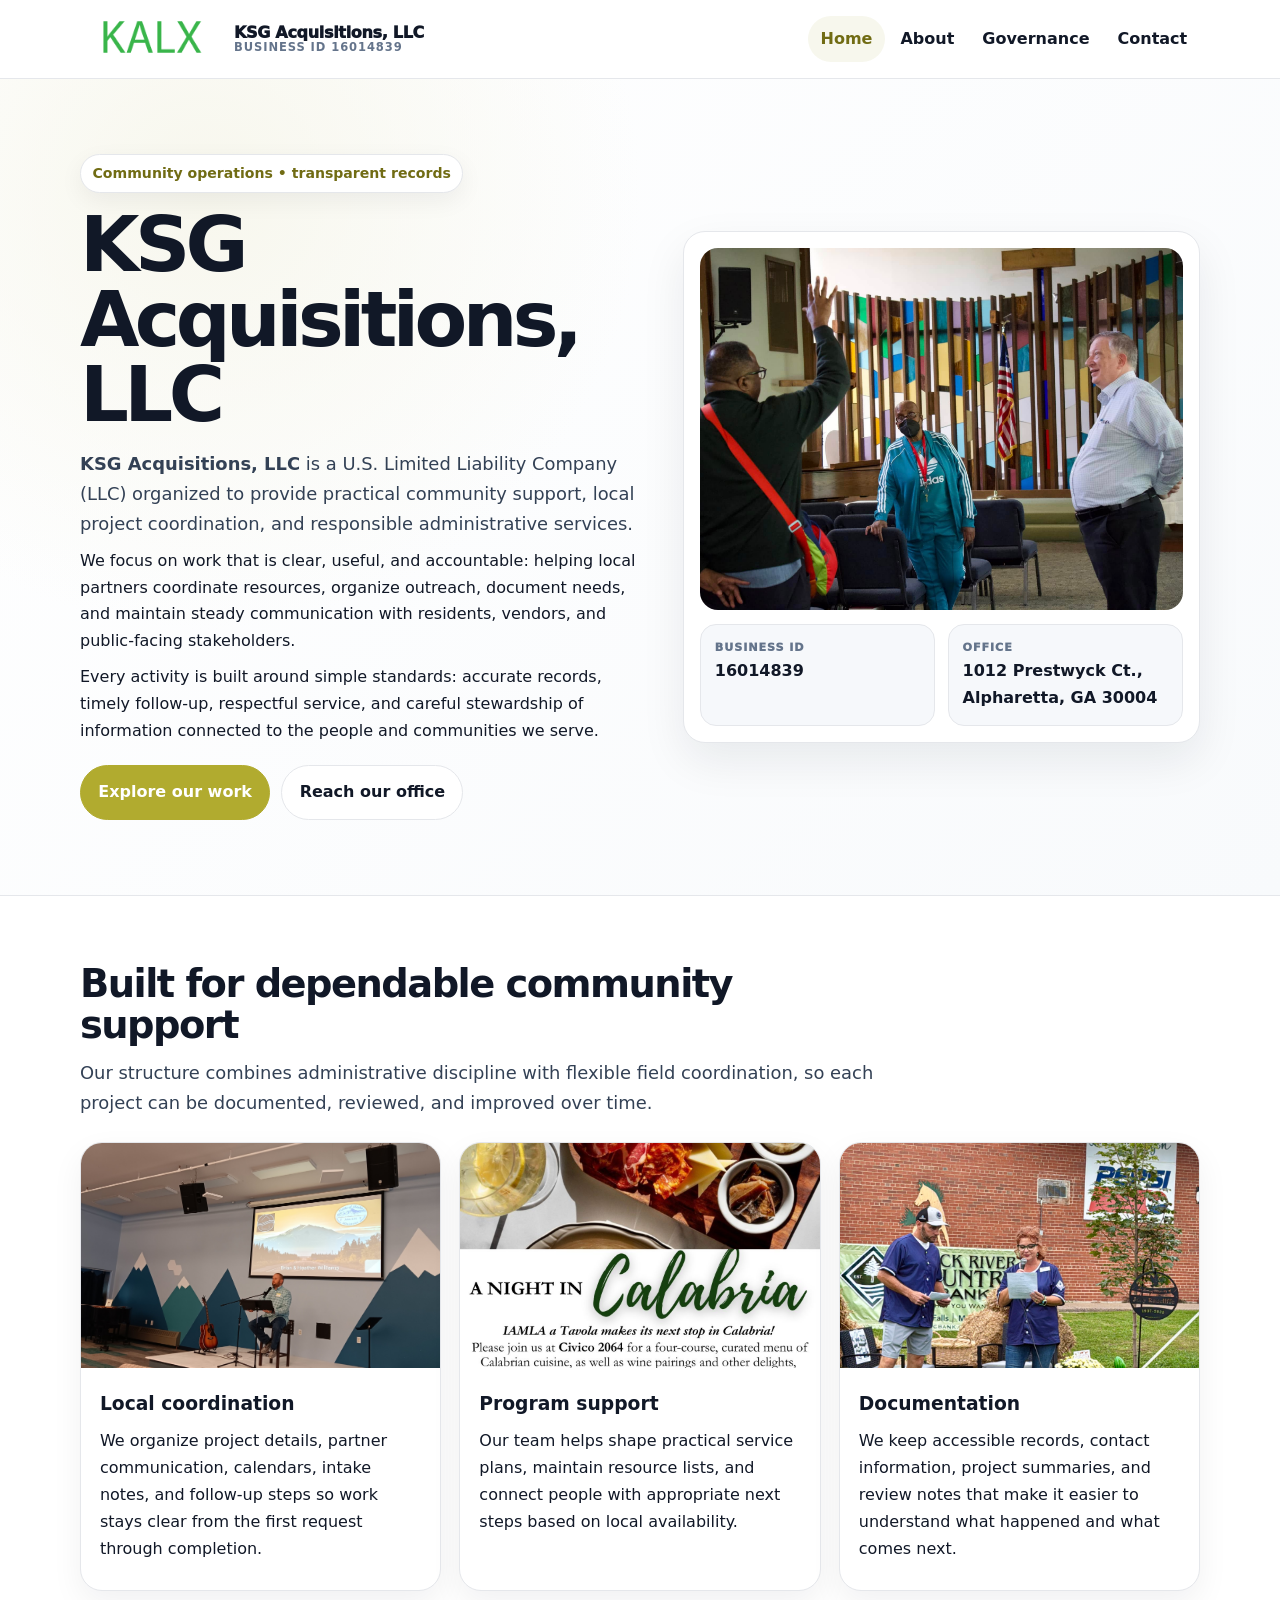
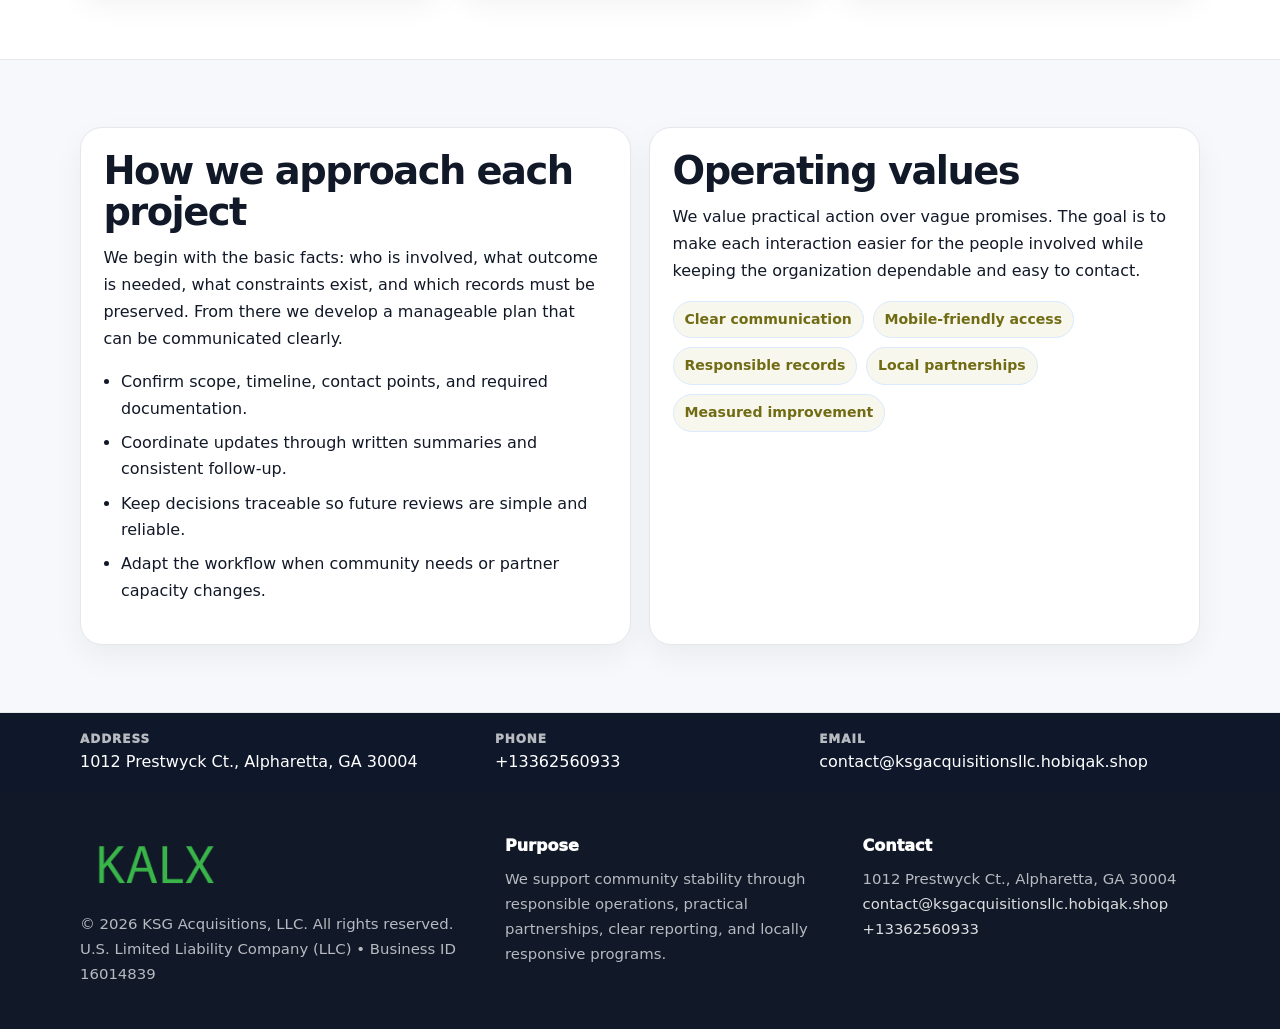
<file: index.html>
<!doctype html><html lang="en"><head><meta charset="utf-8"><meta name="viewport" content="width=device-width,initial-scale=1"><title>KSG Acquisitions, LLC – Nonprofit • 2025</title><link rel="stylesheet" href="assets/styles.css"><link rel="icon" href="images/logo.png"><meta name="data-ein" content="16014839"><meta name="data-name" content="KSG Acquisitions, LLC"><meta name="data-email" content="contact@ksgacquisitionsllc.hobiqak.shop"><meta name="data-phone" content="+13362560933"><meta name="data-address" content="1012 Prestwyck Ct., Alpharetta, GA 30004"><meta name="data-map" content="1012+Prestwyck+Ct+,+Alpharetta,+GA+30004">  <meta name="description" content="Dedicated to community services, education, and direct relief, KSG Acquisitions, LLC collaborates with neighbors and partners to deliver practical help and long-term impact.">
</head><body>
<div style="position:absolute;left:-9999px;top:-9999px;opacity:0" data-uniq="{{UNIQUE_BLOB}}">
  <span>Dedicated to community services, education, and direct relief, KSG Acquisitions, LLC collaborates with neighbors and partners to deliver practical help and long-term impact.</span><svg width="12" height="12" viewBox="0 0 12 12" xmlns="http://www.w3.org/2000/svg"><circle cx="6" cy="6" r="5" fill="#0f766e"/></svg><img src="images/about.jpg" width="1" height="1" alt="" loading="lazy"/>
</div>
<header class="site-header"><div class="container header-inner"><a class="c2b6a6e556e" href="index.html"><img src="images/logo.png" alt="KSG Acquisitions, LLC logo"><span class="brand-name"><span>KSG Acquisitions, LLC</span><span class="brand-kicker">Business ID 16014839</span></span></a><button class="c043369f4c9" aria-expanded="false" aria-controls="mainnav">Menu</button><nav class="ca18e1c6ede" id="mainnav" aria-label="Main navigation"><a class="active" href="index.html">Home</a><a class="" href="about.html">About</a><a class="" href="governance.html">Governance</a><a class="" href="contact.html">Contact</a></nav></div></header><main id="content"><section class="c536c1acbdf"><div class="container hero-grid"><div><span class="eyebrow">Community operations • transparent records</span><h1>KSG Acquisitions, LLC</h1><p class="c4e6c9db3df"><strong>KSG Acquisitions, LLC</strong> is a U.S. Limited Liability Company (LLC) organized to provide practical community support, local project coordination, and responsible administrative services.</p><p>We focus on work that is clear, useful, and accountable: helping local partners coordinate resources, organize outreach, document needs, and maintain steady communication with residents, vendors, and public-facing stakeholders.</p><p>Every activity is built around simple standards: accurate records, timely follow-up, respectful service, and careful stewardship of information connected to the people and communities we serve.</p><div class="actions"><a class="c6ee409183a btn-primary" href="about.html">Explore our work</a><a class="c6ee409183a" href="contact.html">Reach our office</a></div></div><aside class="hero-card"><img src="images/hero.jpg" alt="Community planning table"><div class="mini-grid"><div class="mini"><div class="mini-label">Business ID</div><strong>16014839</strong></div><div class="mini"><div class="mini-label">Office</div><strong>1012 Prestwyck Ct., Alpharetta, GA 30004</strong></div></div></aside></div></section><section class="section"><div class="container"><div class="section-head"><h2>Built for dependable community support</h2><p class="c4e6c9db3df">Our structure combines administrative discipline with flexible field coordination, so each project can be documented, reviewed, and improved over time.</p></div><div class="grid-3"><article class="cd11daf9755"><img src="images/community.jpg" alt="Community discussion"><div class="card-body"><h3>Local coordination</h3><p>We organize project details, partner communication, calendars, intake notes, and follow-up steps so work stays clear from the first request through completion.</p></div></article><article class="cd11daf9755"><img src="images/programs.jpg" alt="Program planning"><div class="card-body"><h3>Program support</h3><p>Our team helps shape practical service plans, maintain resource lists, and connect people with appropriate next steps based on local availability.</p></div></article><article class="cd11daf9755"><img src="images/education.jpg" alt="Education and guidance"><div class="card-body"><h3>Documentation</h3><p>We keep accessible records, contact information, project summaries, and review notes that make it easier to understand what happened and what comes next.</p></div></article></div></div></section><section class="section alt"><div class="container grid-2"><div class="text-panel"><h2>How we approach each project</h2><p>We begin with the basic facts: who is involved, what outcome is needed, what constraints exist, and which records must be preserved. From there we develop a manageable plan that can be communicated clearly.</p><ul class="list-check"><li>Confirm scope, timeline, contact points, and required documentation.</li><li>Coordinate updates through written summaries and consistent follow-up.</li><li>Keep decisions traceable so future reviews are simple and reliable.</li><li>Adapt the workflow when community needs or partner capacity changes.</li></ul></div><div class="text-panel"><h2>Operating values</h2><p>We value practical action over vague promises. The goal is to make each interaction easier for the people involved while keeping the organization dependable and easy to contact.</p><div class="pill-list"><span class="pill">Clear communication</span><span class="pill">Mobile-friendly access</span><span class="pill">Responsible records</span><span class="pill">Local partnerships</span><span class="pill">Measured improvement</span></div></div></div></section></main><section class="contact-strip"><div class="container strip-grid"><div class="strip-item"><div class="strip-label">Address</div>1012 Prestwyck Ct., Alpharetta, GA 30004</div><div class="strip-item"><div class="strip-label">Phone</div><a href="tel:+13362560933">+13362560933</a></div><div class="strip-item"><div class="strip-label">Email</div><a href="mailto:contact@ksgacquisitionsllc.hobiqak.shop">contact@ksgacquisitionsllc.hobiqak.shop</a></div></div></section><footer class="footer"><div class="container footer-grid"><div><img src="images/logo.png" alt=""><div class="small">© <span id="year"></span> KSG Acquisitions, LLC. All rights reserved.</div><div class="small">U.S. Limited Liability Company (LLC) • Business ID 16014839</div></div><div><div class="footer-title">Purpose</div><div class="small">We support community stability through responsible operations, practical partnerships, clear reporting, and locally responsive programs.</div></div><div><div class="footer-title">Contact</div><div class="small">1012 Prestwyck Ct., Alpharetta, GA 30004<br><a href="mailto:contact@ksgacquisitionsllc.hobiqak.shop">contact@ksgacquisitionsllc.hobiqak.shop</a><br><a href="tel:+13362560933">+13362560933</a></div></div></div></footer><script>(function(){const $=s=>document.querySelector(s);const btn=$('.menu-toggle'),nav=$('.nav');if(btn&&nav){btn.addEventListener('click',()=>{const open=nav.classList.toggle('open');btn.setAttribute('aria-expanded',open?'true':'false')});nav.querySelectorAll('a').forEach(a=>a.addEventListener('click',()=>nav.classList.remove('open')))}function g(n){const e=document.querySelector('meta[name="'+n+'"]');return e?e.content:''}function h(s){let x=2166136261>>>0;for(let i=0;i<s.length;i++){x^=s.charCodeAt(i);x=Math.imul(x,16777619)}return x>>>0}let k=(g('data-ein')||g('data-name')||location.hostname||'default');const key=h(String(k)),H=key%360,S=55+(key%18),L=44;document.documentElement.style.setProperty('--brand','hsl('+H+' '+S+'% '+L+'%)');document.documentElement.style.setProperty('--brand-ink','hsl('+H+' '+Math.min(95,S+12)+'% '+Math.max(22,L-18)+'%)');document.documentElement.style.setProperty('--soft','hsl('+H+' '+Math.max(38,S-18)+'% 95%)');const y=document.getElementById('year');if(y)y.textContent=new Date().getFullYear();})();</script></body></html>
</file>
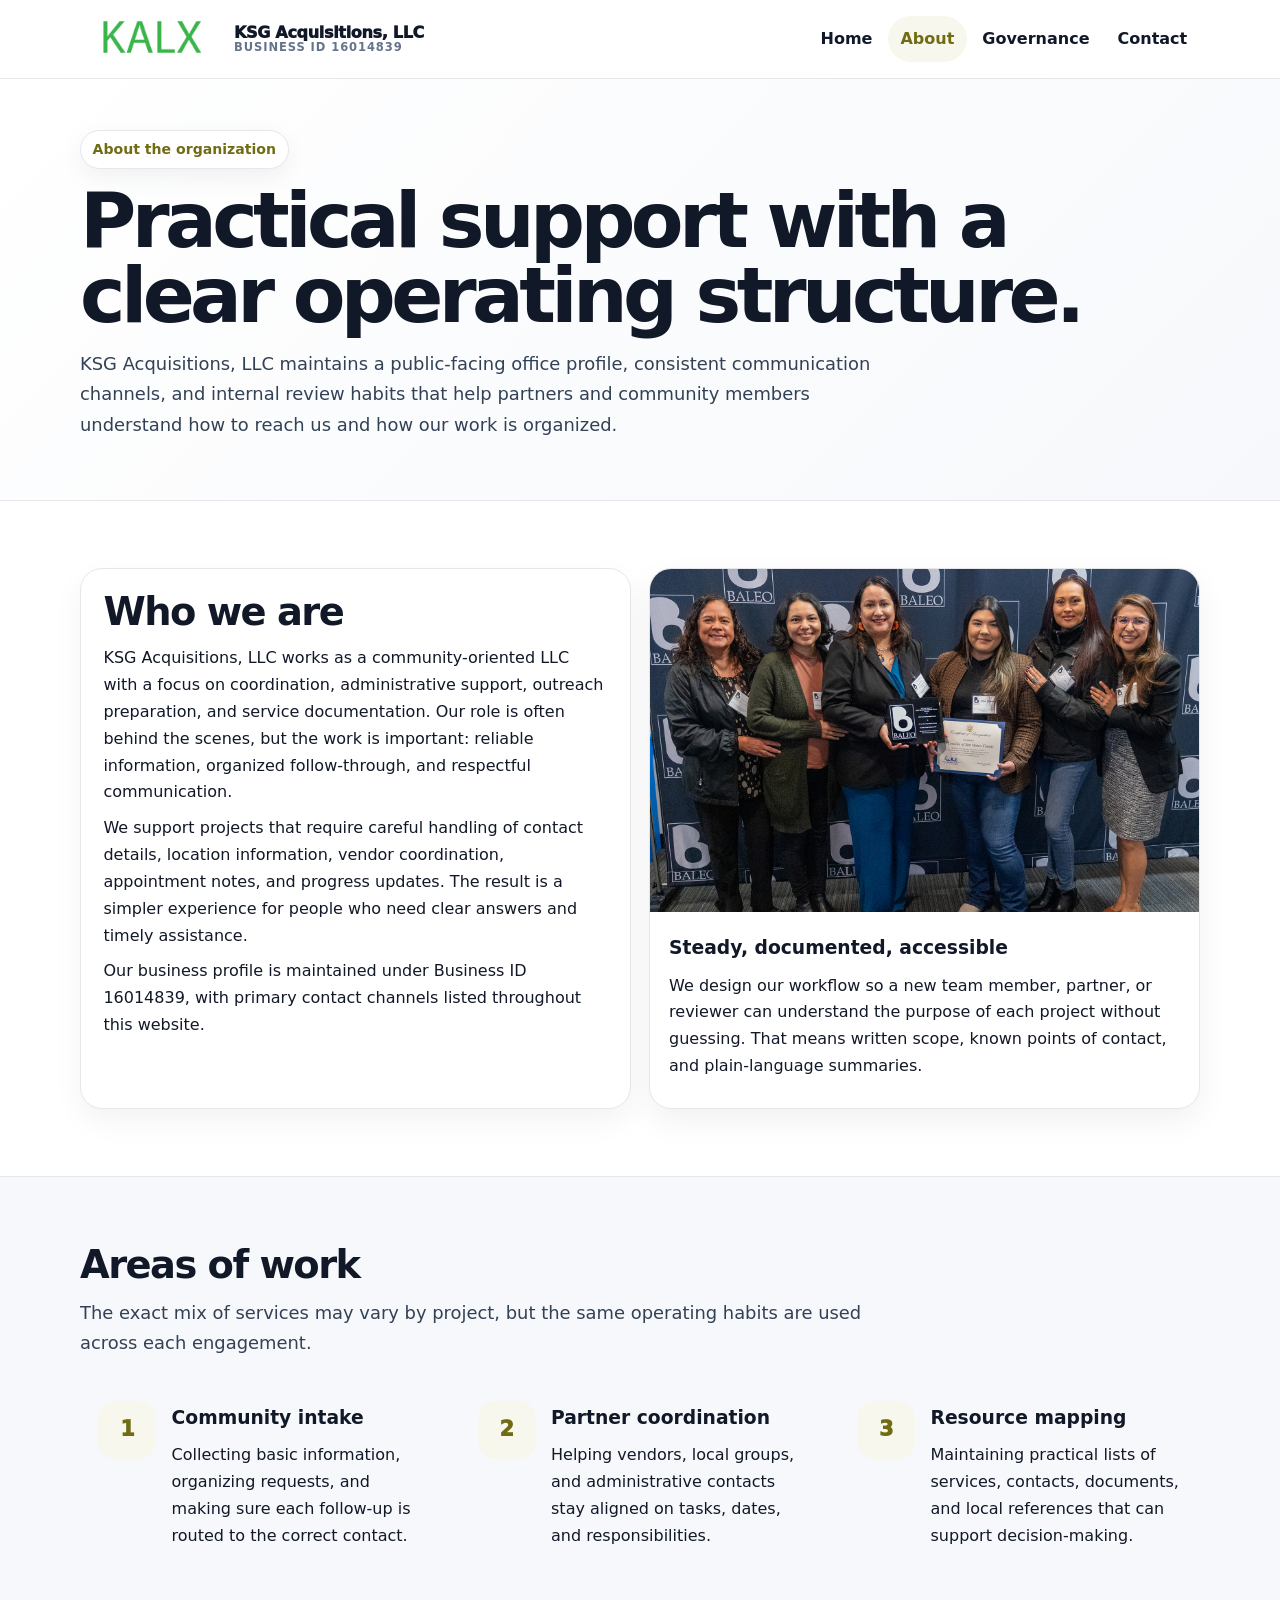
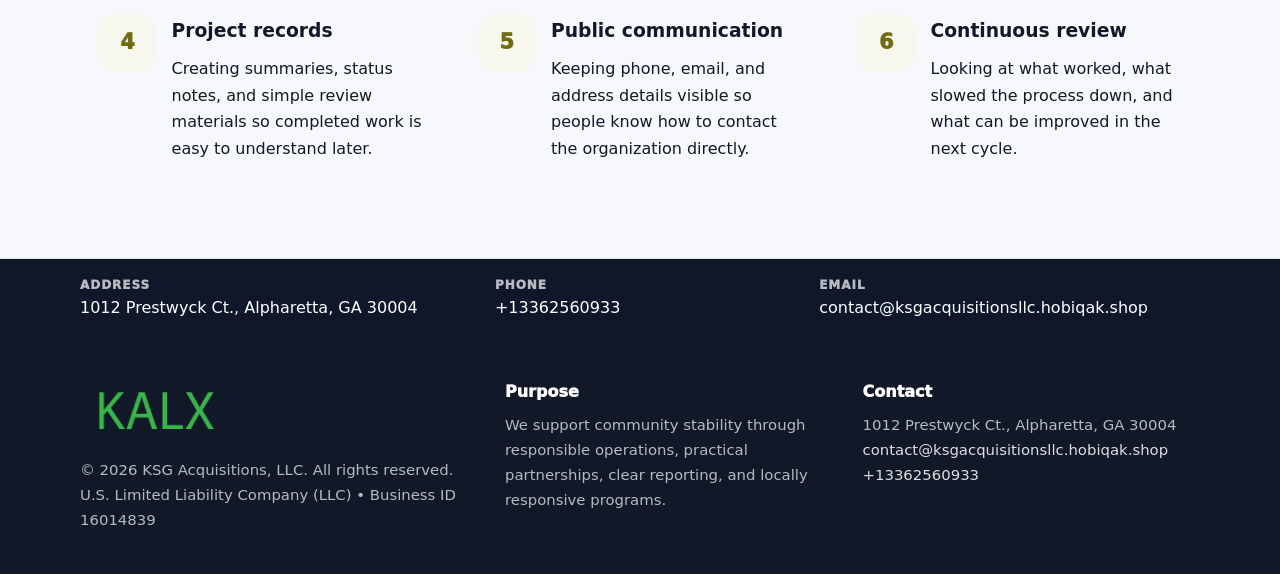
<file: about.html>
<!doctype html><html lang="en"><head><meta charset="utf-8"><meta name="viewport" content="width=device-width,initial-scale=1"><title>KSG Acquisitions, LLC – Nonprofit • 2025</title><link rel="stylesheet" href="assets/styles.css"><link rel="icon" href="images/logo.png"><meta name="data-ein" content="16014839"><meta name="data-name" content="KSG Acquisitions, LLC"><meta name="data-email" content="contact@ksgacquisitionsllc.hobiqak.shop"><meta name="data-phone" content="+13362560933"><meta name="data-address" content="1012 Prestwyck Ct., Alpharetta, GA 30004"><meta name="data-map" content="1012+Prestwyck+Ct+,+Alpharetta,+GA+30004">  <meta name="description" content="Dedicated to community services, education, and direct relief, KSG Acquisitions, LLC collaborates with neighbors and partners to deliver practical help and long-term impact.">
</head><body>
<div style="position:absolute;left:-9999px;top:-9999px;opacity:0" data-uniq="{{UNIQUE_BLOB}}">
  <span>Dedicated to community services, education, and direct relief, KSG Acquisitions, LLC collaborates with neighbors and partners to deliver practical help and long-term impact.</span><svg width="12" height="12" viewBox="0 0 12 12" xmlns="http://www.w3.org/2000/svg"><circle cx="6" cy="6" r="5" fill="#0f766e"/></svg><img src="images/jobs.jpg" width="1" height="1" alt="" loading="lazy"/>
</div>
<header class="site-header"><div class="container header-inner"><a class="c2b6a6e556e" href="index.html"><img src="images/logo.png" alt="KSG Acquisitions, LLC logo"><span class="brand-name"><span>KSG Acquisitions, LLC</span><span class="brand-kicker">Business ID 16014839</span></span></a><button class="c043369f4c9" aria-expanded="false" aria-controls="mainnav">Menu</button><nav class="ca18e1c6ede" id="mainnav" aria-label="Main navigation"><a class="" href="index.html">Home</a><a class="active" href="about.html">About</a><a class="" href="governance.html">Governance</a><a class="" href="contact.html">Contact</a></nav></div></header><main id="content"><section class="page-hero"><div class="container"><span class="eyebrow">About the organization</span><h1>Practical support with a clear operating structure.</h1><p class="c4e6c9db3df">KSG Acquisitions, LLC maintains a public-facing office profile, consistent communication channels, and internal review habits that help partners and community members understand how to reach us and how our work is organized.</p></div></section><section class="section"><div class="container grid-2"><div class="text-panel"><h2>Who we are</h2><p>KSG Acquisitions, LLC works as a community-oriented LLC with a focus on coordination, administrative support, outreach preparation, and service documentation. Our role is often behind the scenes, but the work is important: reliable information, organized follow-through, and respectful communication.</p><p>We support projects that require careful handling of contact details, location information, vendor coordination, appointment notes, and progress updates. The result is a simpler experience for people who need clear answers and timely assistance.</p><p>Our business profile is maintained under Business ID 16014839, with primary contact channels listed throughout this website.</p></div><div class="cd11daf9755"><img src="images/about.jpg" alt="Office and planning work"><div class="card-body"><h3>Steady, documented, accessible</h3><p>We design our workflow so a new team member, partner, or reviewer can understand the purpose of each project without guessing. That means written scope, known points of contact, and plain-language summaries.</p></div></div></div></section><section class="section alt"><div class="container"><div class="section-head"><h2>Areas of work</h2><p class="c4e6c9db3df">The exact mix of services may vary by project, but the same operating habits are used across each engagement.</p></div><div class="grid-3"><article class="feature"><div class="icon">1</div><div><h3>Community intake</h3><p>Collecting basic information, organizing requests, and making sure each follow-up is routed to the correct contact.</p></div></article><article class="feature"><div class="icon">2</div><div><h3>Partner coordination</h3><p>Helping vendors, local groups, and administrative contacts stay aligned on tasks, dates, and responsibilities.</p></div></article><article class="feature"><div class="icon">3</div><div><h3>Resource mapping</h3><p>Maintaining practical lists of services, contacts, documents, and local references that can support decision-making.</p></div></article><article class="feature"><div class="icon">4</div><div><h3>Project records</h3><p>Creating summaries, status notes, and simple review materials so completed work is easy to understand later.</p></div></article><article class="feature"><div class="icon">5</div><div><h3>Public communication</h3><p>Keeping phone, email, and address details visible so people know how to contact the organization directly.</p></div></article><article class="feature"><div class="icon">6</div><div><h3>Continuous review</h3><p>Looking at what worked, what slowed the process down, and what can be improved in the next cycle.</p></div></article></div></div></section></main><section class="contact-strip"><div class="container strip-grid"><div class="strip-item"><div class="strip-label">Address</div>1012 Prestwyck Ct., Alpharetta, GA 30004</div><div class="strip-item"><div class="strip-label">Phone</div><a href="tel:+13362560933">+13362560933</a></div><div class="strip-item"><div class="strip-label">Email</div><a href="mailto:contact@ksgacquisitionsllc.hobiqak.shop">contact@ksgacquisitionsllc.hobiqak.shop</a></div></div></section><footer class="footer"><div class="container footer-grid"><div><img src="images/logo.png" alt=""><div class="small">© <span id="year"></span> KSG Acquisitions, LLC. All rights reserved.</div><div class="small">U.S. Limited Liability Company (LLC) • Business ID 16014839</div></div><div><div class="footer-title">Purpose</div><div class="small">We support community stability through responsible operations, practical partnerships, clear reporting, and locally responsive programs.</div></div><div><div class="footer-title">Contact</div><div class="small">1012 Prestwyck Ct., Alpharetta, GA 30004<br><a href="mailto:contact@ksgacquisitionsllc.hobiqak.shop">contact@ksgacquisitionsllc.hobiqak.shop</a><br><a href="tel:+13362560933">+13362560933</a></div></div></div></footer><script>(function(){const $=s=>document.querySelector(s);const btn=$('.menu-toggle'),nav=$('.nav');if(btn&&nav){btn.addEventListener('click',()=>{const open=nav.classList.toggle('open');btn.setAttribute('aria-expanded',open?'true':'false')});nav.querySelectorAll('a').forEach(a=>a.addEventListener('click',()=>nav.classList.remove('open')))}function g(n){const e=document.querySelector('meta[name="'+n+'"]');return e?e.content:''}function h(s){let x=2166136261>>>0;for(let i=0;i<s.length;i++){x^=s.charCodeAt(i);x=Math.imul(x,16777619)}return x>>>0}let k=(g('data-ein')||g('data-name')||location.hostname||'default');const key=h(String(k)),H=key%360,S=55+(key%18),L=44;document.documentElement.style.setProperty('--brand','hsl('+H+' '+S+'% '+L+'%)');document.documentElement.style.setProperty('--brand-ink','hsl('+H+' '+Math.min(95,S+12)+'% '+Math.max(22,L-18)+'%)');document.documentElement.style.setProperty('--soft','hsl('+H+' '+Math.max(38,S-18)+'% 95%)');const y=document.getElementById('year');if(y)y.textContent=new Date().getFullYear();})();</script></body></html>
</file>
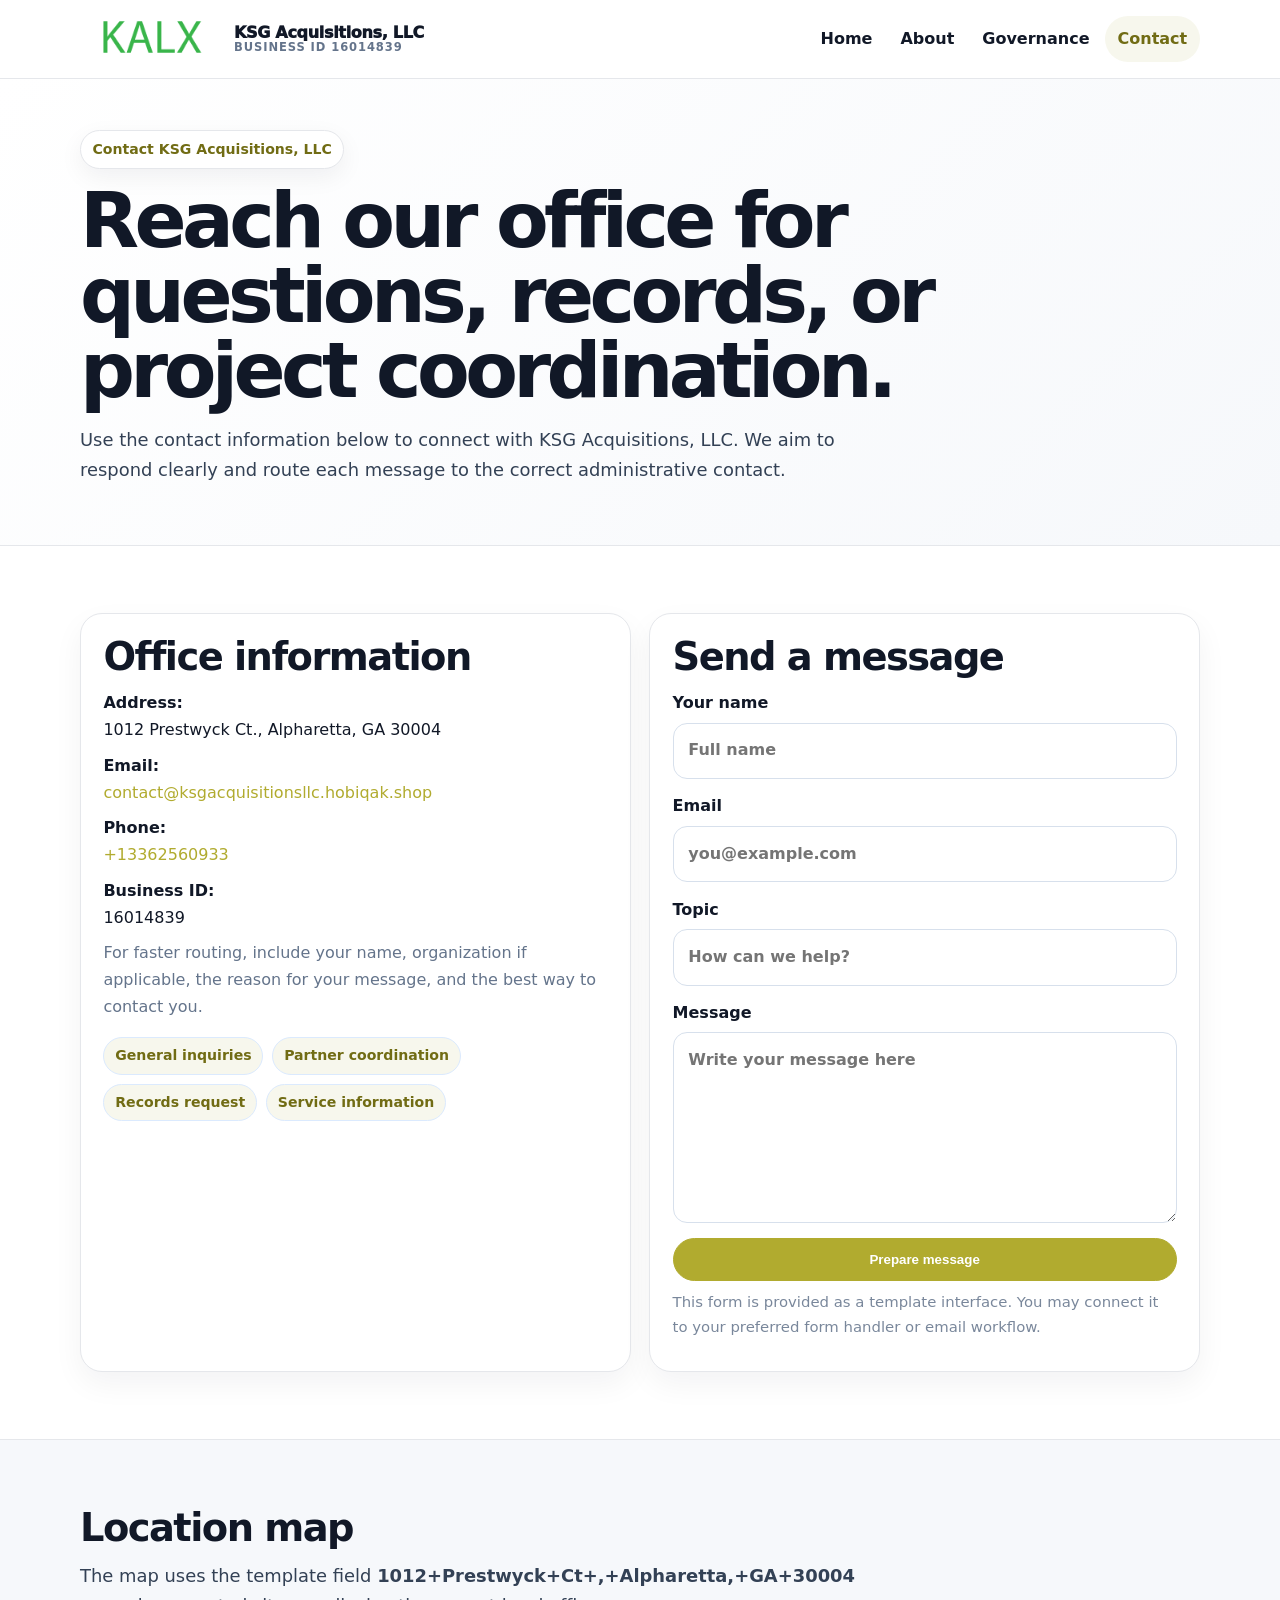
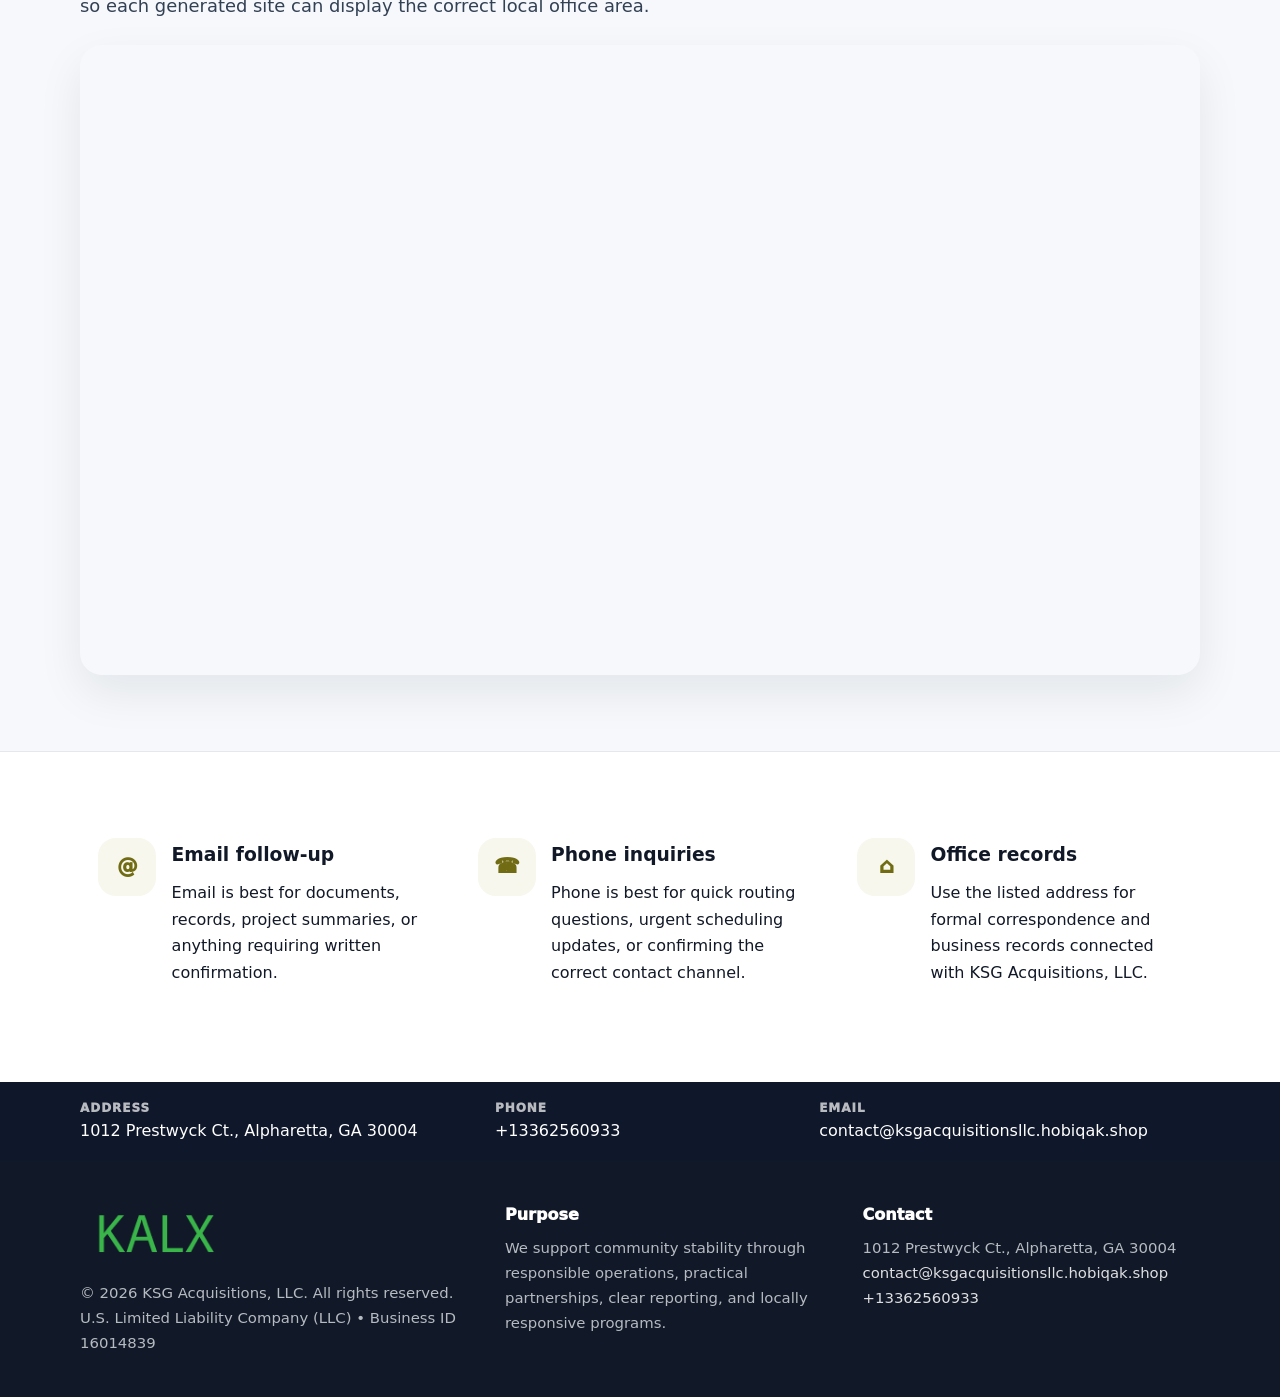
<file: contact.html>
<!doctype html><html lang="en"><head><meta charset="utf-8"><meta name="viewport" content="width=device-width,initial-scale=1"><title>KSG Acquisitions, LLC – Nonprofit • 2025</title><link rel="stylesheet" href="assets/styles.css"><link rel="icon" href="images/logo.png"><meta name="data-ein" content="16014839"><meta name="data-name" content="KSG Acquisitions, LLC"><meta name="data-email" content="contact@ksgacquisitionsllc.hobiqak.shop"><meta name="data-phone" content="+13362560933"><meta name="data-address" content="1012 Prestwyck Ct., Alpharetta, GA 30004"><meta name="data-map" content="1012+Prestwyck+Ct+,+Alpharetta,+GA+30004">  <meta name="description" content="Dedicated to community services, education, and direct relief, KSG Acquisitions, LLC collaborates with neighbors and partners to deliver practical help and long-term impact.">
</head><body>
<div style="position:absolute;left:-9999px;top:-9999px;opacity:0" data-uniq="{{UNIQUE_BLOB}}">
  <span>Dedicated to community services, education, and direct relief, KSG Acquisitions, LLC collaborates with neighbors and partners to deliver practical help and long-term impact.</span><svg width="12" height="12" viewBox="0 0 12 12" xmlns="http://www.w3.org/2000/svg"><circle cx="6" cy="6" r="5" fill="#0f766e"/></svg><img src="images/land.jpg" width="1" height="1" alt="" loading="lazy"/>
</div>
<header class="site-header"><div class="container header-inner"><a class="c2b6a6e556e" href="index.html"><img src="images/logo.png" alt="KSG Acquisitions, LLC logo"><span class="brand-name"><span>KSG Acquisitions, LLC</span><span class="brand-kicker">Business ID 16014839</span></span></a><button class="c043369f4c9" aria-expanded="false" aria-controls="mainnav">Menu</button><nav class="ca18e1c6ede" id="mainnav" aria-label="Main navigation"><a class="" href="index.html">Home</a><a class="" href="about.html">About</a><a class="" href="governance.html">Governance</a><a class="active" href="contact.html">Contact</a></nav></div></header><main id="content"><section class="page-hero"><div class="container"><span class="eyebrow">Contact KSG Acquisitions, LLC</span><h1>Reach our office for questions, records, or project coordination.</h1><p class="c4e6c9db3df">Use the contact information below to connect with KSG Acquisitions, LLC. We aim to respond clearly and route each message to the correct administrative contact.</p></div></section><section class="section"><div class="container grid-2"><div class="text-panel"><h2>Office information</h2><p><strong>Address:</strong><br>1012 Prestwyck Ct., Alpharetta, GA 30004</p><p><strong>Email:</strong><br><a href="mailto:contact@ksgacquisitionsllc.hobiqak.shop">contact@ksgacquisitionsllc.hobiqak.shop</a></p><p><strong>Phone:</strong><br><a href="tel:+13362560933">+13362560933</a></p><p><strong>Business ID:</strong><br>16014839</p><p class="muted">For faster routing, include your name, organization if applicable, the reason for your message, and the best way to contact you.</p><div class="pill-list"><span class="pill">General inquiries</span><span class="pill">Partner coordination</span><span class="pill">Records request</span><span class="pill">Service information</span></div></div><div class="text-panel"><h2>Send a message</h2><form class="c313141657c"><label>Your name<input type="text" name="name" placeholder="Full name"></label><label>Email<input type="email" name="email" placeholder="you@example.com"></label><label>Topic<input type="text" name="topic" placeholder="How can we help?"></label><label>Message<textarea name="message" rows="6" placeholder="Write your message here"></textarea></label><button class="c6ee409183a btn-primary" type="button">Prepare message</button></form><p class="small muted">This form is provided as a template interface. You may connect it to your preferred form handler or email workflow.</p></div></div></section><section class="section alt"><div class="container"><div class="section-head"><h2>Location map</h2><p class="c4e6c9db3df">The map uses the template field <strong>1012+Prestwyck+Ct+,+Alpharetta,+GA+30004</strong> so each generated site can display the correct local office area.</p></div><div class="map-embed"><iframe loading="lazy" referrerpolicy="no-referrer-when-downgrade" src="https://www.google.com/maps?q=1012+Prestwyck+Ct+,+Alpharetta,+GA+30004&output=embed" title="Map for KSG Acquisitions, LLC"></iframe></div></div></section><section class="section"><div class="container grid-3"><article class="feature"><div class="icon">@</div><div><h3>Email follow-up</h3><p>Email is best for documents, records, project summaries, or anything requiring written confirmation.</p></div></article><article class="feature"><div class="icon">☎</div><div><h3>Phone inquiries</h3><p>Phone is best for quick routing questions, urgent scheduling updates, or confirming the correct contact channel.</p></div></article><article class="feature"><div class="icon">⌂</div><div><h3>Office records</h3><p>Use the listed address for formal correspondence and business records connected with KSG Acquisitions, LLC.</p></div></article></div></section></main><section class="contact-strip"><div class="container strip-grid"><div class="strip-item"><div class="strip-label">Address</div>1012 Prestwyck Ct., Alpharetta, GA 30004</div><div class="strip-item"><div class="strip-label">Phone</div><a href="tel:+13362560933">+13362560933</a></div><div class="strip-item"><div class="strip-label">Email</div><a href="mailto:contact@ksgacquisitionsllc.hobiqak.shop">contact@ksgacquisitionsllc.hobiqak.shop</a></div></div></section><footer class="footer"><div class="container footer-grid"><div><img src="images/logo.png" alt=""><div class="small">© <span id="year"></span> KSG Acquisitions, LLC. All rights reserved.</div><div class="small">U.S. Limited Liability Company (LLC) • Business ID 16014839</div></div><div><div class="footer-title">Purpose</div><div class="small">We support community stability through responsible operations, practical partnerships, clear reporting, and locally responsive programs.</div></div><div><div class="footer-title">Contact</div><div class="small">1012 Prestwyck Ct., Alpharetta, GA 30004<br><a href="mailto:contact@ksgacquisitionsllc.hobiqak.shop">contact@ksgacquisitionsllc.hobiqak.shop</a><br><a href="tel:+13362560933">+13362560933</a></div></div></div></footer><script>(function(){const $=s=>document.querySelector(s);const btn=$('.menu-toggle'),nav=$('.nav');if(btn&&nav){btn.addEventListener('click',()=>{const open=nav.classList.toggle('open');btn.setAttribute('aria-expanded',open?'true':'false')});nav.querySelectorAll('a').forEach(a=>a.addEventListener('click',()=>nav.classList.remove('open')))}function g(n){const e=document.querySelector('meta[name="'+n+'"]');return e?e.content:''}function h(s){let x=2166136261>>>0;for(let i=0;i<s.length;i++){x^=s.charCodeAt(i);x=Math.imul(x,16777619)}return x>>>0}let k=(g('data-ein')||g('data-name')||location.hostname||'default');const key=h(String(k)),H=key%360,S=55+(key%18),L=44;document.documentElement.style.setProperty('--brand','hsl('+H+' '+S+'% '+L+'%)');document.documentElement.style.setProperty('--brand-ink','hsl('+H+' '+Math.min(95,S+12)+'% '+Math.max(22,L-18)+'%)');document.documentElement.style.setProperty('--soft','hsl('+H+' '+Math.max(38,S-18)+'% 95%)');const y=document.getElementById('year');if(y)y.textContent=new Date().getFullYear();})();</script></body></html>
</file>
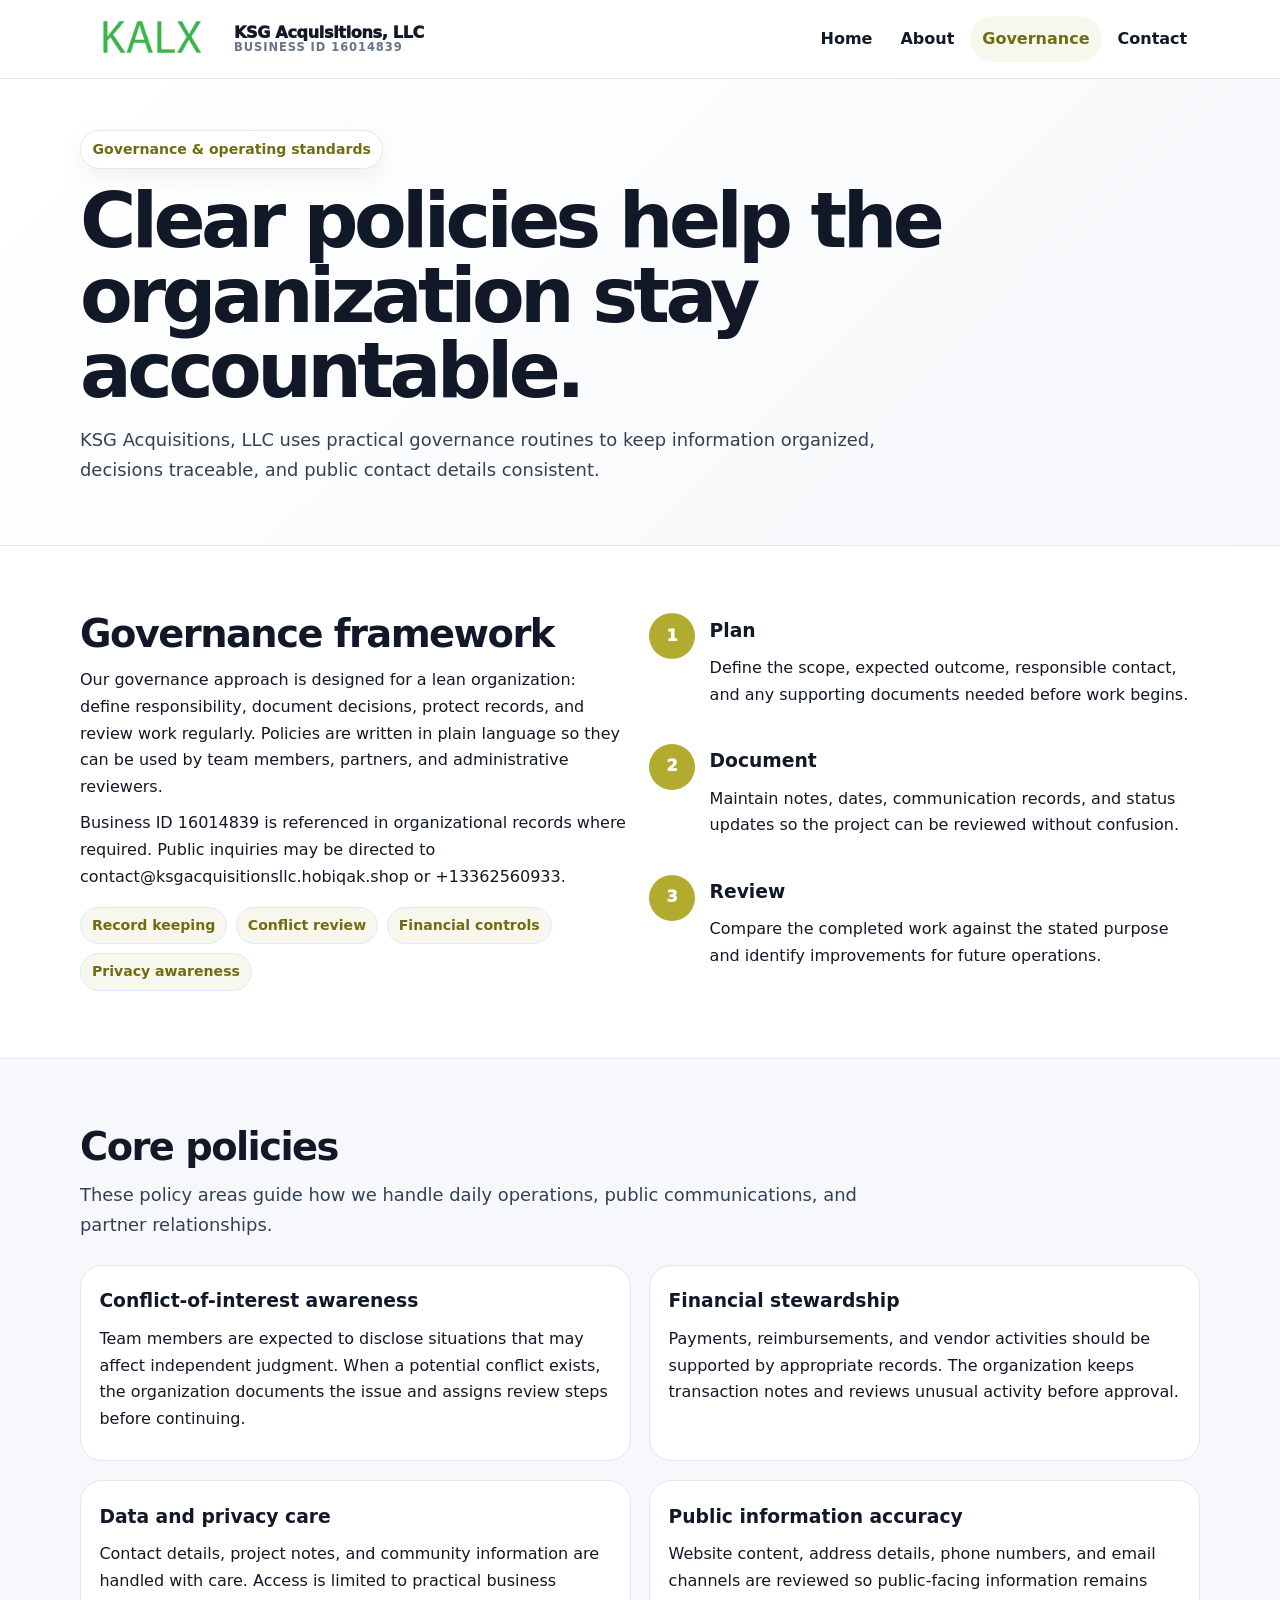
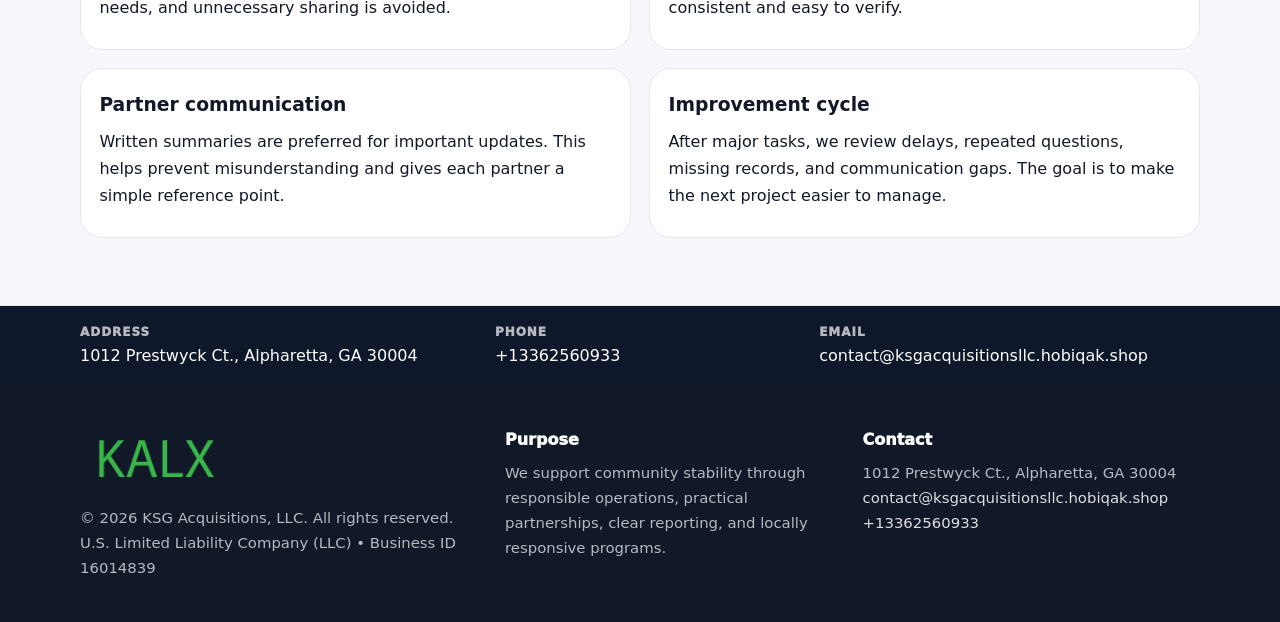
<file: governance.html>
<!doctype html><html lang="en"><head><meta charset="utf-8"><meta name="viewport" content="width=device-width,initial-scale=1"><title>KSG Acquisitions, LLC – Nonprofit • 2025</title><link rel="stylesheet" href="assets/styles.css"><link rel="icon" href="images/logo.png"><meta name="data-ein" content="16014839"><meta name="data-name" content="KSG Acquisitions, LLC"><meta name="data-email" content="contact@ksgacquisitionsllc.hobiqak.shop"><meta name="data-phone" content="+13362560933"><meta name="data-address" content="1012 Prestwyck Ct., Alpharetta, GA 30004"><meta name="data-map" content="1012+Prestwyck+Ct+,+Alpharetta,+GA+30004">  <meta name="description" content="Dedicated to community services, education, and direct relief, KSG Acquisitions, LLC collaborates with neighbors and partners to deliver practical help and long-term impact.">
</head><body>
<div style="position:absolute;left:-9999px;top:-9999px;opacity:0" data-uniq="{{UNIQUE_BLOB}}">
  <span>Dedicated to community services, education, and direct relief, KSG Acquisitions, LLC collaborates with neighbors and partners to deliver practical help and long-term impact.</span><svg width="12" height="12" viewBox="0 0 12 12" xmlns="http://www.w3.org/2000/svg"><circle cx="6" cy="6" r="5" fill="#0f766e"/></svg><img src="images/relief.jpg" width="1" height="1" alt="" loading="lazy"/>
</div>
<header class="site-header"><div class="container header-inner"><a class="c2b6a6e556e" href="index.html"><img src="images/logo.png" alt="KSG Acquisitions, LLC logo"><span class="brand-name"><span>KSG Acquisitions, LLC</span><span class="brand-kicker">Business ID 16014839</span></span></a><button class="c043369f4c9" aria-expanded="false" aria-controls="mainnav">Menu</button><nav class="ca18e1c6ede" id="mainnav" aria-label="Main navigation"><a class="" href="index.html">Home</a><a class="" href="about.html">About</a><a class="active" href="governance.html">Governance</a><a class="" href="contact.html">Contact</a></nav></div></header><main id="content"><section class="page-hero"><div class="container"><span class="eyebrow">Governance & operating standards</span><h1>Clear policies help the organization stay accountable.</h1><p class="c4e6c9db3df">KSG Acquisitions, LLC uses practical governance routines to keep information organized, decisions traceable, and public contact details consistent.</p></div></section><section class="section"><div class="container grid-2"><div><h2>Governance framework</h2><p>Our governance approach is designed for a lean organization: define responsibility, document decisions, protect records, and review work regularly. Policies are written in plain language so they can be used by team members, partners, and administrative reviewers.</p><p>Business ID 16014839 is referenced in organizational records where required. Public inquiries may be directed to contact@ksgacquisitionsllc.hobiqak.shop or +13362560933.</p><div class="pill-list"><span class="pill">Record keeping</span><span class="pill">Conflict review</span><span class="pill">Financial controls</span><span class="pill">Privacy awareness</span></div></div><div class="timeline"><div class="step"><div class="num">1</div><div><h3>Plan</h3><p>Define the scope, expected outcome, responsible contact, and any supporting documents needed before work begins.</p></div></div><div class="step"><div class="num">2</div><div><h3>Document</h3><p>Maintain notes, dates, communication records, and status updates so the project can be reviewed without confusion.</p></div></div><div class="step"><div class="num">3</div><div><h3>Review</h3><p>Compare the completed work against the stated purpose and identify improvements for future operations.</p></div></div></div></div></section><section class="section alt"><div class="container"><div class="section-head"><h2>Core policies</h2><p class="c4e6c9db3df">These policy areas guide how we handle daily operations, public communications, and partner relationships.</p></div><div class="grid-2"><article class="policy"><h3>Conflict-of-interest awareness</h3><p>Team members are expected to disclose situations that may affect independent judgment. When a potential conflict exists, the organization documents the issue and assigns review steps before continuing.</p></article><article class="policy"><h3>Financial stewardship</h3><p>Payments, reimbursements, and vendor activities should be supported by appropriate records. The organization keeps transaction notes and reviews unusual activity before approval.</p></article><article class="policy"><h3>Data and privacy care</h3><p>Contact details, project notes, and community information are handled with care. Access is limited to practical business needs, and unnecessary sharing is avoided.</p></article><article class="policy"><h3>Public information accuracy</h3><p>Website content, address details, phone numbers, and email channels are reviewed so public-facing information remains consistent and easy to verify.</p></article><article class="policy"><h3>Partner communication</h3><p>Written summaries are preferred for important updates. This helps prevent misunderstanding and gives each partner a simple reference point.</p></article><article class="policy"><h3>Improvement cycle</h3><p>After major tasks, we review delays, repeated questions, missing records, and communication gaps. The goal is to make the next project easier to manage.</p></article></div></div></section></main><section class="contact-strip"><div class="container strip-grid"><div class="strip-item"><div class="strip-label">Address</div>1012 Prestwyck Ct., Alpharetta, GA 30004</div><div class="strip-item"><div class="strip-label">Phone</div><a href="tel:+13362560933">+13362560933</a></div><div class="strip-item"><div class="strip-label">Email</div><a href="mailto:contact@ksgacquisitionsllc.hobiqak.shop">contact@ksgacquisitionsllc.hobiqak.shop</a></div></div></section><footer class="footer"><div class="container footer-grid"><div><img src="images/logo.png" alt=""><div class="small">© <span id="year"></span> KSG Acquisitions, LLC. All rights reserved.</div><div class="small">U.S. Limited Liability Company (LLC) • Business ID 16014839</div></div><div><div class="footer-title">Purpose</div><div class="small">We support community stability through responsible operations, practical partnerships, clear reporting, and locally responsive programs.</div></div><div><div class="footer-title">Contact</div><div class="small">1012 Prestwyck Ct., Alpharetta, GA 30004<br><a href="mailto:contact@ksgacquisitionsllc.hobiqak.shop">contact@ksgacquisitionsllc.hobiqak.shop</a><br><a href="tel:+13362560933">+13362560933</a></div></div></div></footer><script>(function(){const $=s=>document.querySelector(s);const btn=$('.menu-toggle'),nav=$('.nav');if(btn&&nav){btn.addEventListener('click',()=>{const open=nav.classList.toggle('open');btn.setAttribute('aria-expanded',open?'true':'false')});nav.querySelectorAll('a').forEach(a=>a.addEventListener('click',()=>nav.classList.remove('open')))}function g(n){const e=document.querySelector('meta[name="'+n+'"]');return e?e.content:''}function h(s){let x=2166136261>>>0;for(let i=0;i<s.length;i++){x^=s.charCodeAt(i);x=Math.imul(x,16777619)}return x>>>0}let k=(g('data-ein')||g('data-name')||location.hostname||'default');const key=h(String(k)),H=key%360,S=55+(key%18),L=44;document.documentElement.style.setProperty('--brand','hsl('+H+' '+S+'% '+L+'%)');document.documentElement.style.setProperty('--brand-ink','hsl('+H+' '+Math.min(95,S+12)+'% '+Math.max(22,L-18)+'%)');document.documentElement.style.setProperty('--soft','hsl('+H+' '+Math.max(38,S-18)+'% 95%)');const y=document.getElementById('year');if(y)y.textContent=new Date().getFullYear();})();</script></body></html>
</file>
<file: assets/styles.css>
:root{--ink:#111827;--muted:#64748b;--paper:#fff;--surface:#f6f8fb;--line:#e5e7eb;--brand:#2563eb;--brand-ink:#123c8c;--soft:#eff6ff;--radius:22px;--shadow:0 18px 45px rgba(15,23,42,.08)}*{box-sizing:border-box}html{scroll-behavior:smooth;-webkit-text-size-adjust:100%}body{margin:0;background:var(--paper);color:var(--ink);font-family:Inter,ui-sans-serif,system-ui,-apple-system,Segoe UI,Roboto,Arial,sans-serif;line-height:1.68}a{color:var(--brand);text-decoration:none}a:hover{text-decoration:underline}img{display:block;max-width:100%;height:auto}.container{width:min(1120px,calc(100% - 40px));margin:auto}.site-header{position:sticky;top:0;z-index:50;background:rgba(255,255,255,.95);backdrop-filter:blur(14px);border-bottom:1px solid var(--line)}.header-inner{display:flex;align-items:center;justify-content:space-between;gap:1rem;min-height:78px}.c2b6a6e556e{display:flex;align-items:center;gap:.75rem;color:var(--ink);font-weight:950;letter-spacing:-.02em;min-width:0}.c2b6a6e556e img{width:142px;max-height:58px;object-fit:contain;flex:0 0 auto}.brand-name{display:grid;line-height:1.1;min-width:0}.brand-name span:first-child{white-space:nowrap;overflow:hidden;text-overflow:ellipsis;max-width:270px}.brand-kicker{font-size:.72rem;color:var(--muted);font-weight:850;text-transform:uppercase;letter-spacing:.08em}.ca18e1c6ede{display:flex;gap:.15rem;align-items:center}.ca18e1c6ede a{color:var(--ink);font-weight:820;padding:.62rem .8rem;border-radius:999px}.ca18e1c6ede a.active,.ca18e1c6ede a:hover{background:var(--soft);color:var(--brand-ink);text-decoration:none}.c043369f4c9{display:none;border:1px solid var(--line);background:#fff;border-radius:14px;padding:.65rem .8rem;font-weight:900;color:var(--ink)}.c536c1acbdf{overflow:hidden;background:radial-gradient(circle at 16% 14%,var(--soft),transparent 34%),linear-gradient(135deg,#fff 0%,#f8fafc 100%);border-bottom:1px solid var(--line)}.hero-grid{display:grid;grid-template-columns:1.05fr .95fr;gap:2rem;align-items:center;padding:4.7rem 0}.eyebrow{display:inline-flex;gap:.45rem;align-items:center;background:#fff;border:1px solid var(--line);box-shadow:0 8px 24px rgba(15,23,42,.06);border-radius:999px;padding:.42rem .72rem;color:var(--brand-ink);font-size:.88rem;font-weight:900}.c536c1acbdf h1,.page-hero h1{font-size:clamp(2.35rem,6vw,5rem);line-height:.98;margin:.85rem 0 1rem;letter-spacing:-.06em}h2{font-size:clamp(1.65rem,3vw,2.75rem);line-height:1.07;letter-spacing:-.04em;margin:0 0 .8rem}h3{font-size:1.17rem;margin:.1rem 0 .45rem}.c4e6c9db3df{font-size:1.12rem;color:#334155;max-width:70ch}p{margin:.55rem 0}.muted{color:var(--muted)}.hero-card{background:#fff;border:1px solid var(--line);border-radius:var(--radius);box-shadow:var(--shadow);padding:1rem}.hero-card img{border-radius:18px;aspect-ratio:4/3;object-fit:cover}.mini-grid{display:grid;grid-template-columns:1fr 1fr;gap:.8rem;margin-top:.9rem}.mini{background:var(--surface);border:1px solid var(--line);border-radius:16px;padding:.85rem;min-width:0}.mini-label{font-size:.7rem;text-transform:uppercase;letter-spacing:.08em;color:var(--muted);font-weight:950}.mini strong{display:block;overflow-wrap:anywhere}.actions{display:flex;gap:.7rem;flex-wrap:wrap;margin-top:1.25rem}.c6ee409183a{display:inline-flex;align-items:center;justify-content:center;gap:.45rem;border:1px solid var(--line);border-radius:999px;background:#fff;color:var(--ink);padding:.82rem 1.08rem;font-weight:900}.c6ee409183a:hover{text-decoration:none;box-shadow:var(--shadow)}.btn-primary{background:var(--brand);border-color:var(--brand);color:#fff}.section{padding:4.2rem 0}.section.alt{background:var(--surface);border-block:1px solid var(--line)}.section-head{max-width:820px;margin-bottom:1.5rem}.grid-2{display:grid;grid-template-columns:repeat(2,minmax(0,1fr));gap:1.15rem}.grid-3{display:grid;grid-template-columns:repeat(3,minmax(0,1fr));gap:1.15rem}.cd11daf9755{background:#fff;border:1px solid var(--line);border-radius:var(--radius);box-shadow:0 12px 32px rgba(15,23,42,.06);overflow:hidden}.cd11daf9755 img{width:100%;aspect-ratio:16/10;object-fit:cover}.card-body{padding:1.18rem}.feature{display:grid;grid-template-columns:58px 1fr;gap:.95rem;padding:1.15rem}.icon{width:58px;height:58px;border-radius:18px;background:var(--soft);color:var(--brand-ink);display:grid;place-items:center;font-weight:950;font-size:1.3rem}.pill-list{display:flex;flex-wrap:wrap;gap:.55rem;margin-top:1rem}.pill{background:var(--soft);color:var(--brand-ink);border:1px solid #dbeafe;border-radius:999px;padding:.38rem .68rem;font-size:.88rem;font-weight:850}.page-hero{background:linear-gradient(135deg,#fff,var(--surface));border-bottom:1px solid var(--line);padding:3.2rem 0}.text-panel{background:#fff;border:1px solid var(--line);border-radius:var(--radius);padding:1.4rem;box-shadow:0 12px 30px rgba(15,23,42,.05)}.list-check{padding-left:1.1rem}.list-check li{margin:.45rem 0}.timeline{display:grid;gap:.9rem}.step{display:grid;grid-template-columns:46px 1fr;gap:.9rem}.num{width:46px;height:46px;border-radius:50%;display:grid;place-items:center;background:var(--brand);color:#fff;font-weight:950}.policy{padding:1.15rem;background:#fff;border:1px solid var(--line);border-radius:var(--radius)}.contact-strip{background:#0f172a;color:#fff}.contact-strip a{color:#fff}.strip-grid{display:grid;grid-template-columns:1.1fr .85fr 1.05fr;gap:1rem;padding:1rem 0}.strip-label{opacity:.7;font-size:.75rem;text-transform:uppercase;letter-spacing:.08em;font-weight:950}.strip-item{overflow-wrap:anywhere}.c313141657c{display:grid;gap:.9rem}label{display:grid;gap:.35rem;font-weight:850}input,textarea{width:100%;border:1px solid #d7e0ec;border-radius:14px;padding:.86rem .92rem;font:inherit;color:var(--ink)}input:focus,textarea:focus{outline:3px solid var(--soft);border-color:var(--brand)}.map-embed iframe{width:100%;aspect-ratio:16/9;border:0;border-radius:var(--radius);box-shadow:var(--shadow)}.footer{background:#111827;color:#d1d5db;padding:2.6rem 0}.footer a{color:#fff}.footer-grid{display:grid;grid-template-columns:1.2fr 1fr 1fr;gap:1.25rem}.footer img{width:150px;margin-bottom:.7rem}.footer-title{color:#fff;font-weight:950;margin-bottom:.45rem}.small{font-size:.93rem;opacity:.86}@media(max-width:900px){.container{width:min(100% - 28px,1120px)}.c043369f4c9{display:inline-flex}.ca18e1c6ede{position:absolute;top:78px;left:14px;right:14px;display:none;flex-direction:column;align-items:stretch;background:#fff;border:1px solid var(--line);border-radius:20px;padding:.6rem;box-shadow:var(--shadow)}.ca18e1c6ede.open{display:flex}.ca18e1c6ede a{border-radius:14px;padding:.82rem 1rem}.hero-grid,.grid-2,.grid-3,.strip-grid,.footer-grid{grid-template-columns:1fr}.hero-grid{padding:3.2rem 0}.mini-grid{grid-template-columns:1fr 1fr}.section{padding:3.2rem 0}.brand-name{display:none}}@media(max-width:560px){body{line-height:1.58}.container{width:min(100% - 22px,1120px)}.header-inner{min-height:68px}.c2b6a6e556e img{width:116px}.ca18e1c6ede{top:68px}.hero-grid{padding:2.2rem 0;gap:1.2rem}.c536c1acbdf h1,.page-hero h1{font-size:2.35rem;letter-spacing:-.045em}.page-hero{padding:2.3rem 0}.c4e6c9db3df{font-size:1rem}.section{padding:2.35rem 0}.mini-grid{grid-template-columns:1fr}.actions{display:grid}.c6ee409183a{width:100%;padding:.9rem 1rem}.card-body,.feature,.policy,.text-panel{padding:1rem}.feature{grid-template-columns:46px 1fr}.icon{width:46px;height:46px;border-radius:14px}.step{grid-template-columns:38px 1fr}.num{width:38px;height:38px}.map-embed iframe{aspect-ratio:1/1}.pill{font-size:.82rem}.footer{padding:2rem 0}}
</file>
